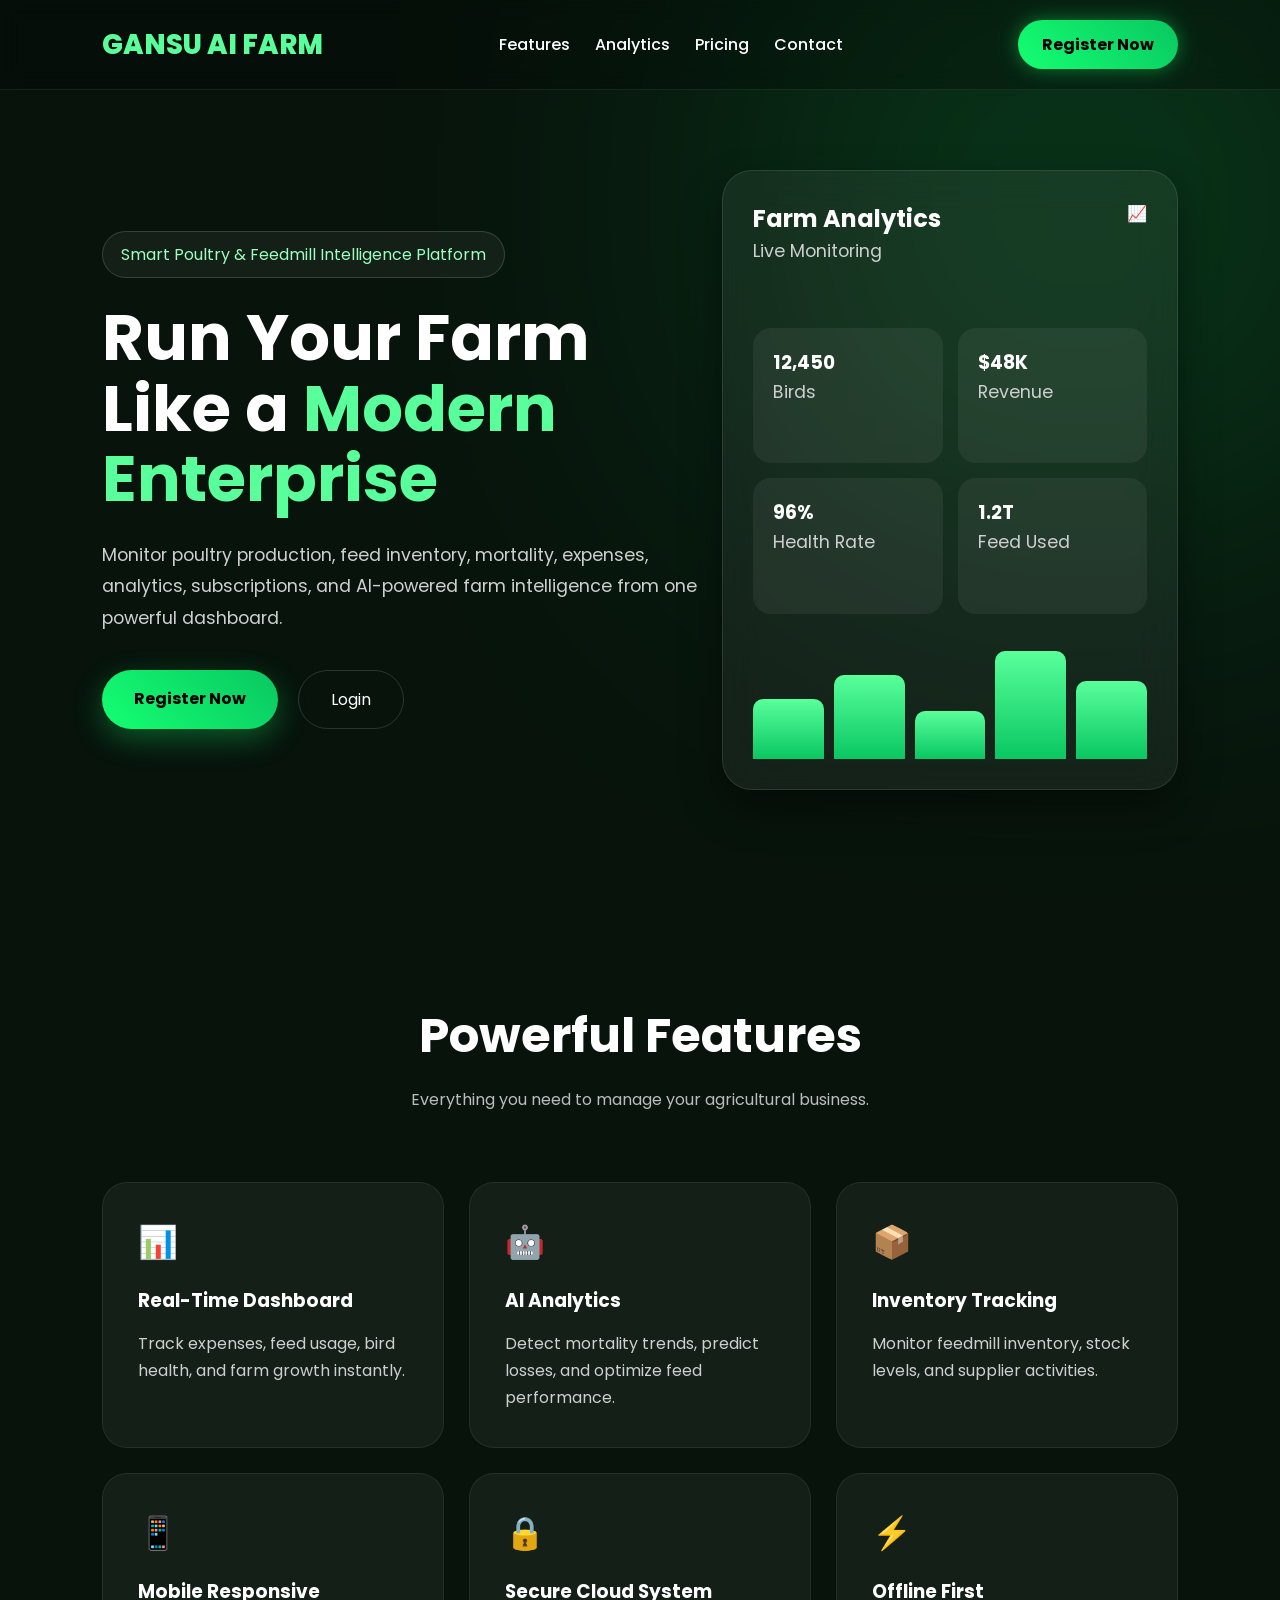
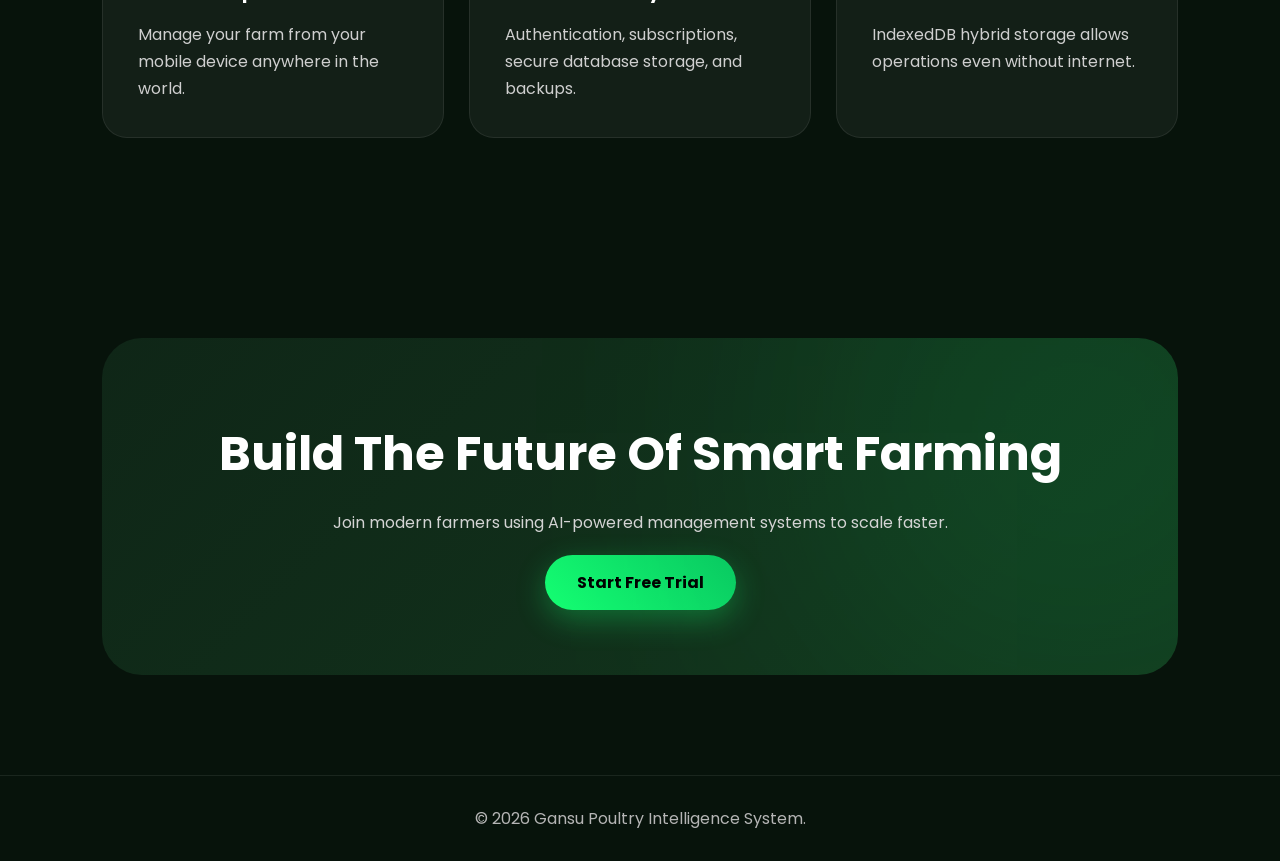
<file: index.html>
<!DOCTYPE html>
<html lang="en">
<head>

<meta charset="UTF-8">
<meta name="viewport" content="width=device-width, initial-scale=1.0">

<title>Gansu Poultry Intelligence System</title>

<link rel="preconnect" href="https://fonts.googleapis.com">
<link rel="preconnect" href="https://fonts.gstatic.com" crossorigin>
<link href="https://fonts.googleapis.com/css2?family=Poppins:wght@300;400;500;600;700;800&display=swap" rel="stylesheet">

<style>

*{
    margin:0;
    padding:0;
    box-sizing:border-box;
}

body{
    font-family:'Poppins', sans-serif;
    background:#07130b;
    color:white;
    overflow-x:hidden;
}

html{
    scroll-behavior:smooth;
}

/* ==========================
NAVBAR
========================== */

nav{
    position:fixed;
    top:0;
    left:0;
    width:100%;
    padding:20px 8%;
    display:flex;
    justify-content:space-between;
    align-items:center;
    z-index:1000;
    backdrop-filter:blur(10px);
    background:rgba(0,0,0,0.25);
    border-bottom:1px solid rgba(255,255,255,0.08);
}

.logo{
    font-size:1.7rem;
    font-weight:800;
    color:#59ff9b;
}

.nav-links{
    display:flex;
    gap:25px;
}

.nav-links a{
    color:white;
    text-decoration:none;
    font-weight:500;
    transition:0.3s;
}

.nav-links a:hover{
    color:#59ff9b;
}

.nav-btn{
    background:linear-gradient(45deg,#14ff72,#09c761);
    padding:12px 24px;
    border-radius:50px;
    color:black;
    text-decoration:none;
    font-weight:700;
    box-shadow:0 0 20px rgba(20,255,114,0.4);
    transition:0.4s;
}

.nav-btn:hover{
    transform:translateY(-3px) scale(1.03);
}

/* ==========================
HERO SECTION
========================== */

.hero{
    min-height:100vh;
    display:flex;
    align-items:center;
    justify-content:space-between;
    padding:120px 8% 60px;
    position:relative;
    overflow:hidden;
}

.hero::before{
    content:"";
    position:absolute;
    width:600px;
    height:600px;
    background:#14ff72;
    filter:blur(180px);
    opacity:0.18;
    top:-100px;
    right:-100px;
    animation:floatGlow 6s infinite ease-in-out;
}

@keyframes floatGlow{

    0%{
        transform:translateY(0px);
    }

    50%{
        transform:translateY(40px);
    }

    100%{
        transform:translateY(0px);
    }

}

.hero-left{
    max-width:620px;
    z-index:10;
}

.hero-badge{
    display:inline-block;
    padding:10px 18px;
    border:1px solid rgba(255,255,255,0.15);
    border-radius:50px;
    background:rgba(255,255,255,0.05);
    margin-bottom:25px;
    color:#9cffbf;
    animation:fadeUp 1s ease;
}

.hero h1{
    font-size:4rem;
    line-height:1.1;
    margin-bottom:25px;
    animation:fadeUp 1.2s ease;
}

.hero h1 span{
    color:#59ff9b;
}

.hero p{
    color:#cfcfcf;
    line-height:1.8;
    font-size:1.1rem;
    margin-bottom:35px;
    animation:fadeUp 1.4s ease;
}

.hero-buttons{
    display:flex;
    gap:20px;
    flex-wrap:wrap;
    animation:fadeUp 1.6s ease;
}

.primary-btn{
    background:linear-gradient(45deg,#14ff72,#09c761);
    color:black;
    padding:16px 32px;
    border-radius:50px;
    text-decoration:none;
    font-weight:700;
    box-shadow:0 10px 30px rgba(20,255,114,0.3);
    transition:0.4s;
}

.primary-btn:hover{
    transform:translateY(-5px) scale(1.03);
}

.secondary-btn{
    border:1px solid rgba(255,255,255,0.15);
    padding:16px 32px;
    border-radius:50px;
    color:white;
    text-decoration:none;
    transition:0.4s;
}

.secondary-btn:hover{
    background:white;
    color:black;
}

.hero-right{
    position:relative;
    width:500px;
    height:500px;
    display:flex;
    justify-content:center;
    align-items:center;
}

.dashboard-card{
    width:100%;
    background:rgba(255,255,255,0.06);
    border:1px solid rgba(255,255,255,0.1);
    border-radius:30px;
    backdrop-filter:blur(18px);
    padding:30px;
    animation:floatCard 4s infinite ease-in-out;
    box-shadow:0 20px 40px rgba(0,0,0,0.4);
}

@keyframes floatCard{

    0%{
        transform:translateY(0px);
    }

    50%{
        transform:translateY(-18px);
    }

    100%{
        transform:translateY(0px);
    }

}

.card-top{
    display:flex;
    justify-content:space-between;
    margin-bottom:25px;
}

.mini-boxes{
    display:grid;
    grid-template-columns:repeat(2,1fr);
    gap:15px;
}

.mini-box{
    background:rgba(255,255,255,0.06);
    padding:20px;
    border-radius:18px;
    transition:0.4s;
}

.mini-box:hover{
    transform:translateY(-5px);
    background:rgba(20,255,114,0.1);
}

.chart{
    margin-top:25px;
    height:120px;
    display:flex;
    align-items:flex-end;
    gap:10px;
}

.bar{
    flex:1;
    background:linear-gradient(to top,#09c761,#59ff9b);
    border-radius:10px 10px 0 0;
    animation:growBar 2s ease;
}

.bar:nth-child(1){height:50%;}
.bar:nth-child(2){height:70%;}
.bar:nth-child(3){height:40%;}
.bar:nth-child(4){height:90%;}
.bar:nth-child(5){height:65%;}

@keyframes growBar{

    from{
        height:0;
    }

}

/* ==========================
FEATURES
========================== */

.features{
    padding:100px 8%;
}

.section-title{
    text-align:center;
    margin-bottom:70px;
}

.section-title h2{
    font-size:3rem;
    margin-bottom:15px;
}

.section-title p{
    color:#bcbcbc;
}

.feature-grid{
    display:grid;
    grid-template-columns:repeat(auto-fit,minmax(260px,1fr));
    gap:25px;
}

.feature-card{
    background:rgba(255,255,255,0.05);
    border:1px solid rgba(255,255,255,0.08);
    padding:35px;
    border-radius:25px;
    transition:0.4s;
    position:relative;
    overflow:hidden;
}

.feature-card::before{
    content:"";
    position:absolute;
    width:100%;
    height:100%;
    background:linear-gradient(45deg,transparent,rgba(20,255,114,0.1),transparent);
    top:-100%;
    left:0;
    transition:0.6s;
}

.feature-card:hover::before{
    top:100%;
}

.feature-card:hover{
    transform:translateY(-10px);
    border-color:#14ff72;
}

.feature-icon{
    font-size:2rem;
    margin-bottom:20px;
}

.feature-card h3{
    margin-bottom:15px;
}

.feature-card p{
    color:#cfcfcf;
    line-height:1.7;
}

/* ==========================
CTA
========================== */

.cta{
    padding:100px 8%;
}

.cta-box{
    background:linear-gradient(135deg,#0f2617,#12361d);
    border-radius:40px;
    padding:80px 40px;
    text-align:center;
    position:relative;
    overflow:hidden;
}

.cta-box::before{
    content:"";
    position:absolute;
    width:500px;
    height:500px;
    background:#14ff72;
    opacity:0.12;
    filter:blur(140px);
    top:-150px;
    right:-150px;
}

.cta h2{
    font-size:3rem;
    margin-bottom:20px;
    position:relative;
}

.cta p{
    color:#d4d4d4;
    margin-bottom:35px;
    position:relative;
}

/* ==========================
FOOTER
========================== */

footer{
    padding:30px 8%;
    text-align:center;
    color:#b5b5b5;
    border-top:1px solid rgba(255,255,255,0.08);
}

/* ==========================
ANIMATIONS
========================== */

@keyframes fadeUp{

    from{
        opacity:0;
        transform:translateY(40px);
    }

    to{
        opacity:1;
        transform:translateY(0);
    }

}

.reveal{
    opacity:0;
    transform:translateY(60px);
    transition:1s;
}

.reveal.active{
    opacity:1;
    transform:translateY(0);
}

/* ==========================
RESPONSIVE
========================== */

@media(max-width:1000px){

    .hero{
        flex-direction:column;
        text-align:center;
        gap:60px;
    }

    .hero h1{
        font-size:3rem;
    }

    .hero-buttons{
        justify-content:center;
    }

    .hero-right{
        width:100%;
        max-width:450px;
    }

}

@media(max-width:700px){

    nav{
        flex-direction:column;
        gap:20px;
    }

    .nav-links{
        flex-wrap:wrap;
        justify-content:center;
    }

    .hero h1{
        font-size:2.3rem;
    }

    .section-title h2,
    .cta h2{
        font-size:2rem;
    }

}

</style>

</head>
<body>

<!-- ==========================
NAVBAR
========================== -->

<nav>

    <div class="logo">
        GANSU AI FARM
    </div>

    <div class="nav-links">
        <a href="#features">Features</a>
        <a href="#analytics">Analytics</a>
        <a href="#pricing">Pricing</a>
        <a href="#contact">Contact</a>
    </div>

    <a href="register.html" class="nav-btn">
        Register Now
    </a>

</nav>

<!-- ==========================
HERO SECTION
========================== -->

<section class="hero">

    <div class="hero-left">

        <div class="hero-badge">
            Smart Poultry & Feedmill Intelligence Platform
        </div>

        <h1>
            Run Your Farm Like a <span>Modern Enterprise</span>
        </h1>

        <p>
            Monitor poultry production, feed inventory, mortality,
            expenses, analytics, subscriptions, and AI-powered farm
            intelligence from one powerful dashboard.
        </p>

        <div class="hero-buttons">

            <a href="register.html" class="primary-btn">
                Register Now
            </a>

            <a href="login.html" class="secondary-btn">
                Login
            </a>

        </div>

    </div>

    <div class="hero-right">

        <div class="dashboard-card">

            <div class="card-top">

                <div>
                    <h2>Farm Analytics</h2>
                    <p>Live Monitoring</p>
                </div>

                <div>
                    📈
                </div>

            </div>

            <div class="mini-boxes">

                <div class="mini-box">
                    <h3>12,450</h3>
                    <p>Birds</p>
                </div>

                <div class="mini-box">
                    <h3>$48K</h3>
                    <p>Revenue</p>
                </div>

                <div class="mini-box">
                    <h3>96%</h3>
                    <p>Health Rate</p>
                </div>

                <div class="mini-box">
                    <h3>1.2T</h3>
                    <p>Feed Used</p>
                </div>

            </div>

            <div class="chart">
                <div class="bar"></div>
                <div class="bar"></div>
                <div class="bar"></div>
                <div class="bar"></div>
                <div class="bar"></div>
            </div>

        </div>

    </div>

</section>

<!-- ==========================
FEATURES
========================== -->

<section class="features reveal" id="features">

    <div class="section-title">
        <h2>Powerful Features</h2>
        <p>
            Everything you need to manage your agricultural business.
        </p>
    </div>

    <div class="feature-grid">

        <div class="feature-card">
            <div class="feature-icon">📊</div>
            <h3>Real-Time Dashboard</h3>
            <p>
                Track expenses, feed usage, bird health, and farm growth instantly.
            </p>
        </div>

        <div class="feature-card">
            <div class="feature-icon">🤖</div>
            <h3>AI Analytics</h3>
            <p>
                Detect mortality trends, predict losses, and optimize feed performance.
            </p>
        </div>

        <div class="feature-card">
            <div class="feature-icon">📦</div>
            <h3>Inventory Tracking</h3>
            <p>
                Monitor feedmill inventory, stock levels, and supplier activities.
            </p>
        </div>

        <div class="feature-card">
            <div class="feature-icon">📱</div>
            <h3>Mobile Responsive</h3>
            <p>
                Manage your farm from your mobile device anywhere in the world.
            </p>
        </div>

        <div class="feature-card">
            <div class="feature-icon">🔒</div>
            <h3>Secure Cloud System</h3>
            <p>
                Authentication, subscriptions, secure database storage, and backups.
            </p>
        </div>

        <div class="feature-card">
            <div class="feature-icon">⚡</div>
            <h3>Offline First</h3>
            <p>
                IndexedDB hybrid storage allows operations even without internet.
            </p>
        </div>

    </div>

</section>

<!-- ==========================
CTA SECTION
========================== -->

<section class="cta reveal">

    <div class="cta-box">

        <h2>
            Build The Future Of Smart Farming
        </h2>

        <p>
            Join modern farmers using AI-powered management systems to scale faster.
        </p>

        <a href="register.html" class="primary-btn">
            Start Free Trial
        </a>

    </div>

</section>

<footer>

    © 2026 Gansu Poultry Intelligence System.

</footer>

<script>

// =============================
// REVEAL ANIMATION
// =============================

const reveals =
document.querySelectorAll(
    ".reveal"
);

window.addEventListener(
    "scroll",
    revealSections
);

function revealSections(){

    reveals.forEach((section) => {

        const windowHeight =
        window.innerHeight;

        const revealTop =
        section.getBoundingClientRect().top;

        const revealPoint = 120;

        if(revealTop < windowHeight - revealPoint){

            section.classList.add(
                "active"
            );

        }

    });

}

revealSections();

</script>

</body>
</html>
</file>
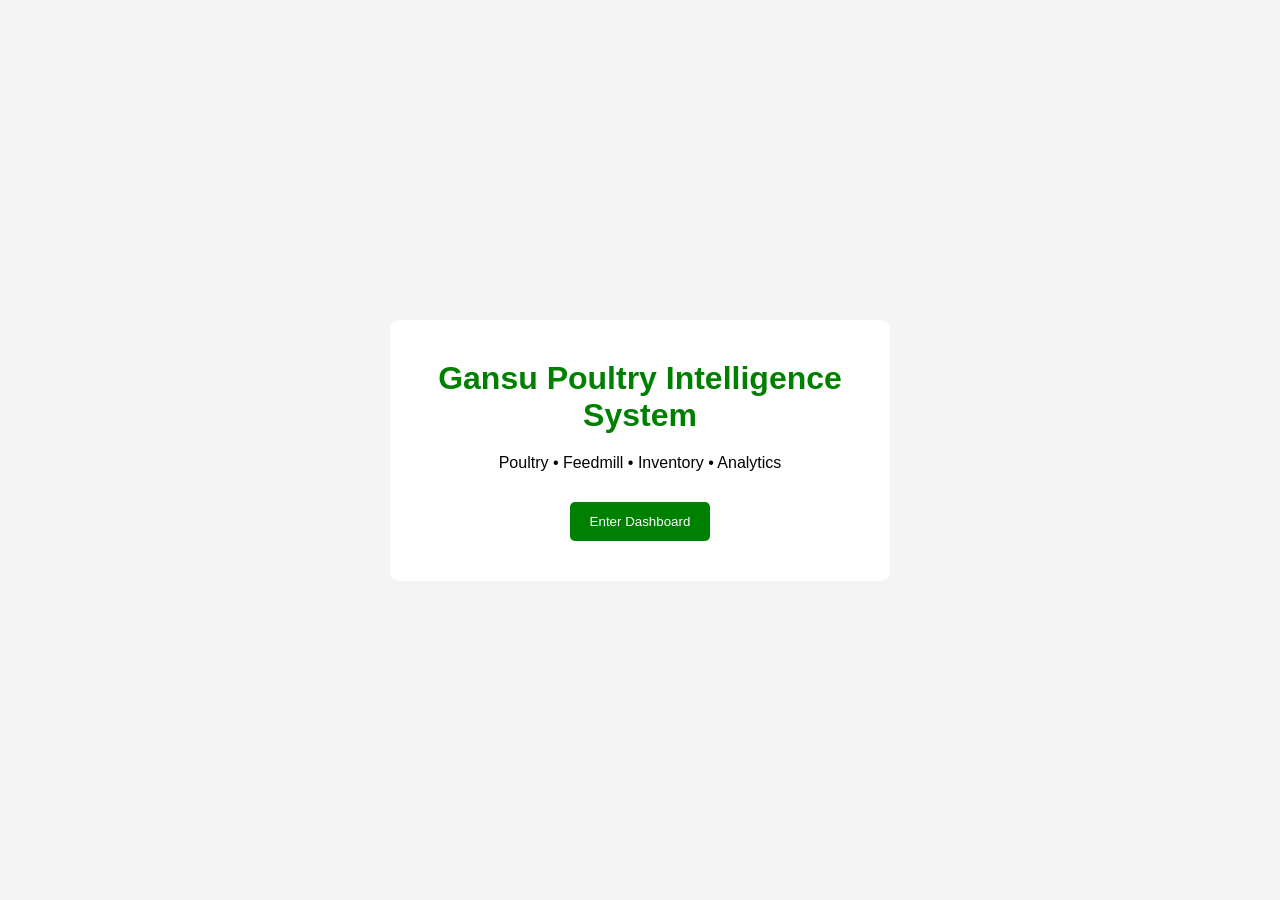
<file: index2.html>
<!DOCTYPE html>
<html lang="en">

<head>

   <meta charset="UTF-8">
   <meta name="viewport"
      content="width=device-width, initial-scale=1.0">

   <title>Gansu Poultry System</title>

   <link rel="stylesheet" href="style.css">

</head>

<body>

   <div class="container">

      <h1>Gansu Poultry Intelligence System</h1>

      <p>
         Poultry • Feedmill • Inventory • Analytics
      </p>

      <a href="./pages/login.html">
         <button>
            Enter Dashboard
         </button>
      </a>

   </div>

</body>

</html>
</file>
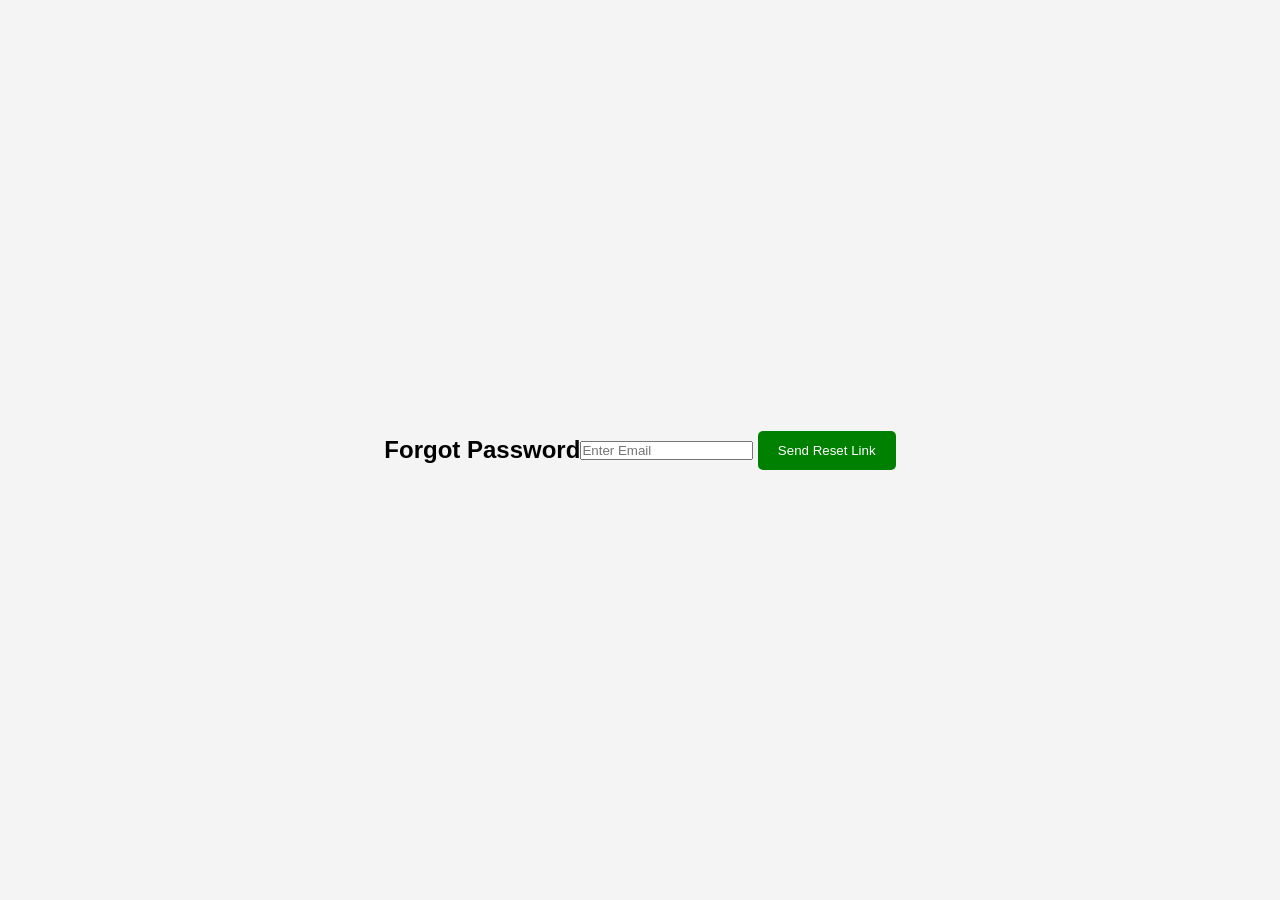
<file: pages/forgot-password.html>
<!DOCTYPE html>
<html>
<head>
    <meta charset="utf-8" />
    <meta http-equiv="X-UA-Compatible" content="IE=edge">
    <title>Forgot Password</title>
    <meta name="viewport" content="width=device-width, initial-scale=1">
    <link rel="stylesheet" href="../css/style.css" />
</head>
<body>
        <h2>
                Forgot Password
             </h2>
             
             <form id="forgotForm">
             
                <input
                   type="email"
                   id="email"
                   placeholder="Enter Email">
             
                <button type="submit">
             
                   Send Reset Link
             
                </button>
             
             </form>
             
             <script src="../js/forgotPassword.js"></script> 
</body>
</html>
</file>
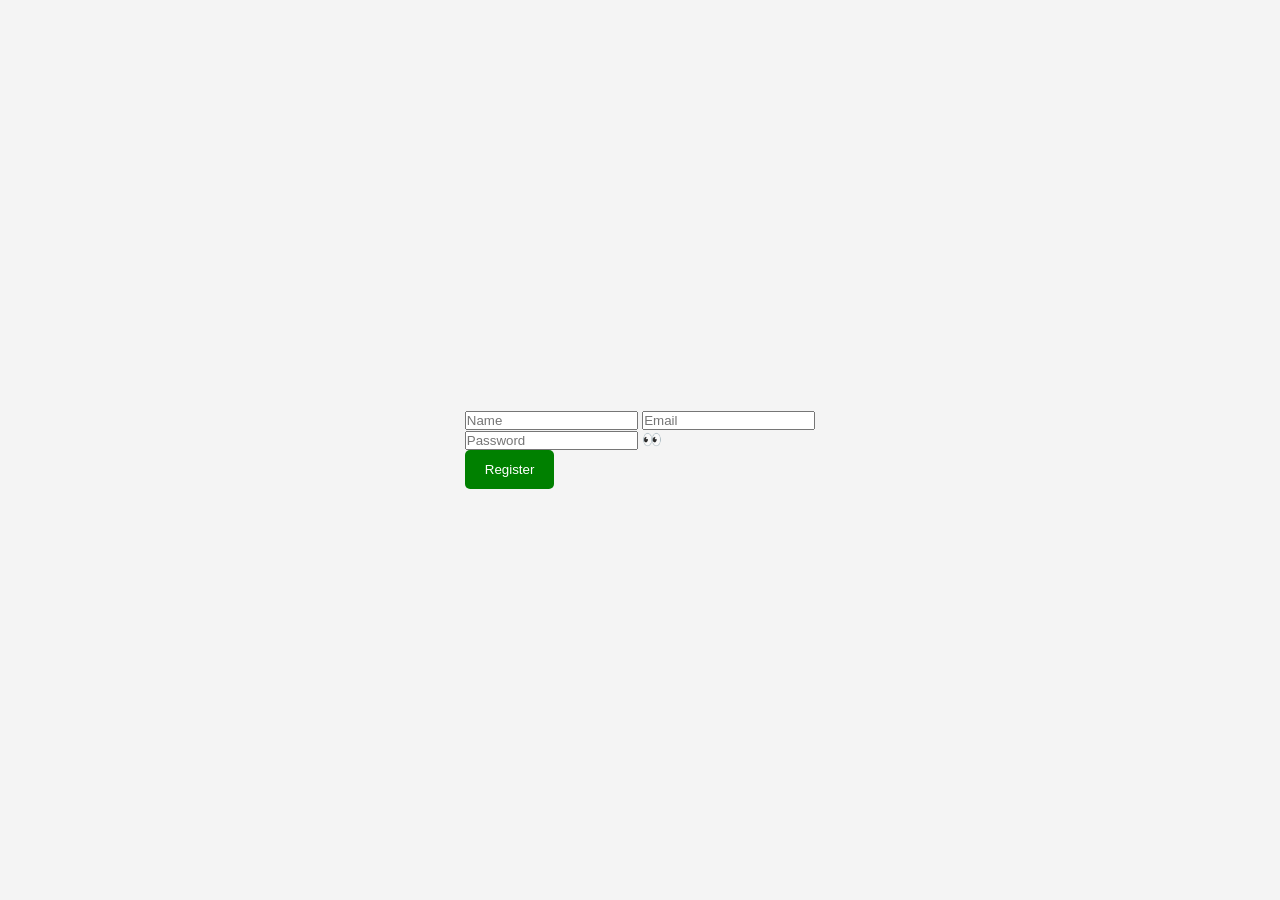
<file: pages/register.html>
<!DOCTYPE html>
<html>
<head>
    <meta charset="utf-8" />
    <meta http-equiv="X-UA-Compatible" content="IE=edge">
    <title>Register</title>
    <meta name="viewport" content="width=device-width, initial-scale=1">
    <link rel="stylesheet" href="../css/style.css" />
</head>
<body>
 <!--new correct register-->
     <form id="registerForm">

        <input
           type="text"
           id="name"
           placeholder="Name">
     
        <input
           type="email"
           id="email"
           placeholder="Email">

    <div class="password-box">
     
        <input
           type="password"
           id="password"
           placeholder="Password">

           <span
           id="togglePassword">
  
           👀
  
        </span>

    </div>
     
        <button type="submit">
     
           Register
     
        </button>
     
     </form>
     
     <script src="../js/database.js"></script>
     <script src="../js/api.js"></script>
     <script src="../js/register.js"></script>
     <script src="../js/togglePassword.js"></script>
</body>
</html>
</file>
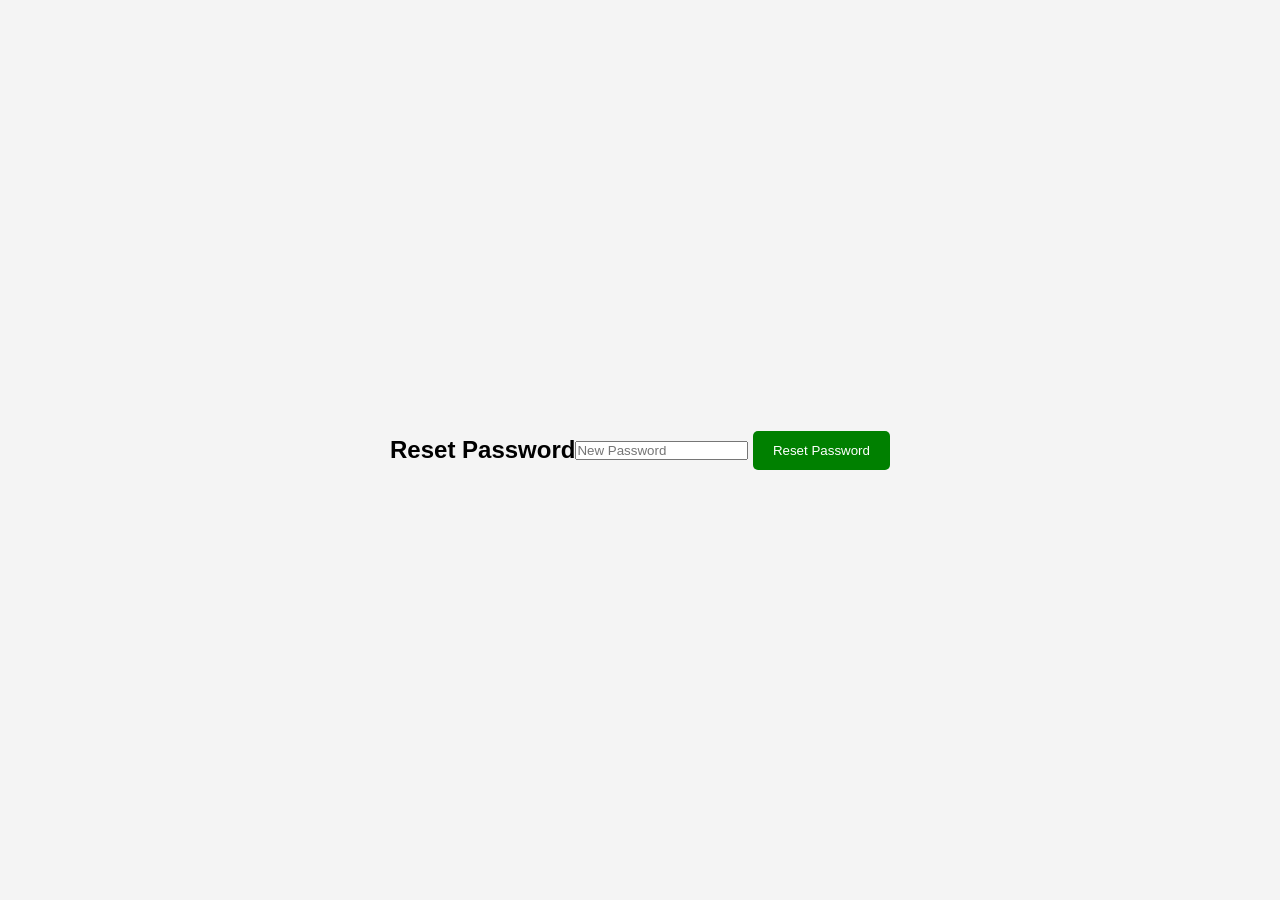
<file: pages/reset-password.html>
<!DOCTYPE html>
<html>
<head>
    <meta charset="utf-8" />
    <meta http-equiv="X-UA-Compatible" content="IE=edge">
    <title>Reset Password</title>
    <meta name="viewport" content="width=device-width, initial-scale=1">
    <link rel="stylesheet" href="../css/style.css" />
</head>
<body>
        <h2>
                Reset Password
             </h2>
             
             <form id="resetForm">
             
                <input
                   type="password"
                   id="password"
                   placeholder="New Password">
             
                <button type="submit">
             
                   Reset Password
             
                </button>
             
             </form>
             
             <script src="../js/resetPassword.js"></script>  
</body>
</html>
</file>
<file: style.css>
*{
    margin:0;
    padding:0;
    box-sizing:border-box;
    font-family:Arial;
 }
 
 body{
    background:#f4f4f4;
    display:flex;
    justify-content:center;
    align-items:center;
    height:100vh;
 }
 
 .container{
    background:white;
    padding:40px;
    border-radius:10px;
    text-align:center;
    width:90%;
    max-width:500px;
 }
 
 h1{
    margin-bottom:20px;
    color:green;
 }
 
 p{
    margin-bottom:30px;
 }
 
 button{
    padding:12px 20px;
    border:none;
    background:green;
    color:white;
    cursor:pointer;
    border-radius:5px;
 }
</file>
<file: css/style.css>
*{
    margin:0;
    padding:0;
    box-sizing:border-box;
    font-family:Arial;
 }
 
 body{
    background:#f4f4f4;
    display:flex;
    justify-content:center;
    align-items:center;
    height:100vh;
 }
 
 .container{
    background:white;
    padding:40px;
    border-radius:10px;
    text-align:center;
    width:90%;
    max-width:500px;
 }
 
 h1{
    margin-bottom:20px;
    color:green;
 }
 
 p{
    margin-bottom:30px;
 }
 
 button{
    padding:12px 20px;
    border:none;
    background:green;
    color:white;
    cursor:pointer;
    border-radius:5px;
 }
</file>
